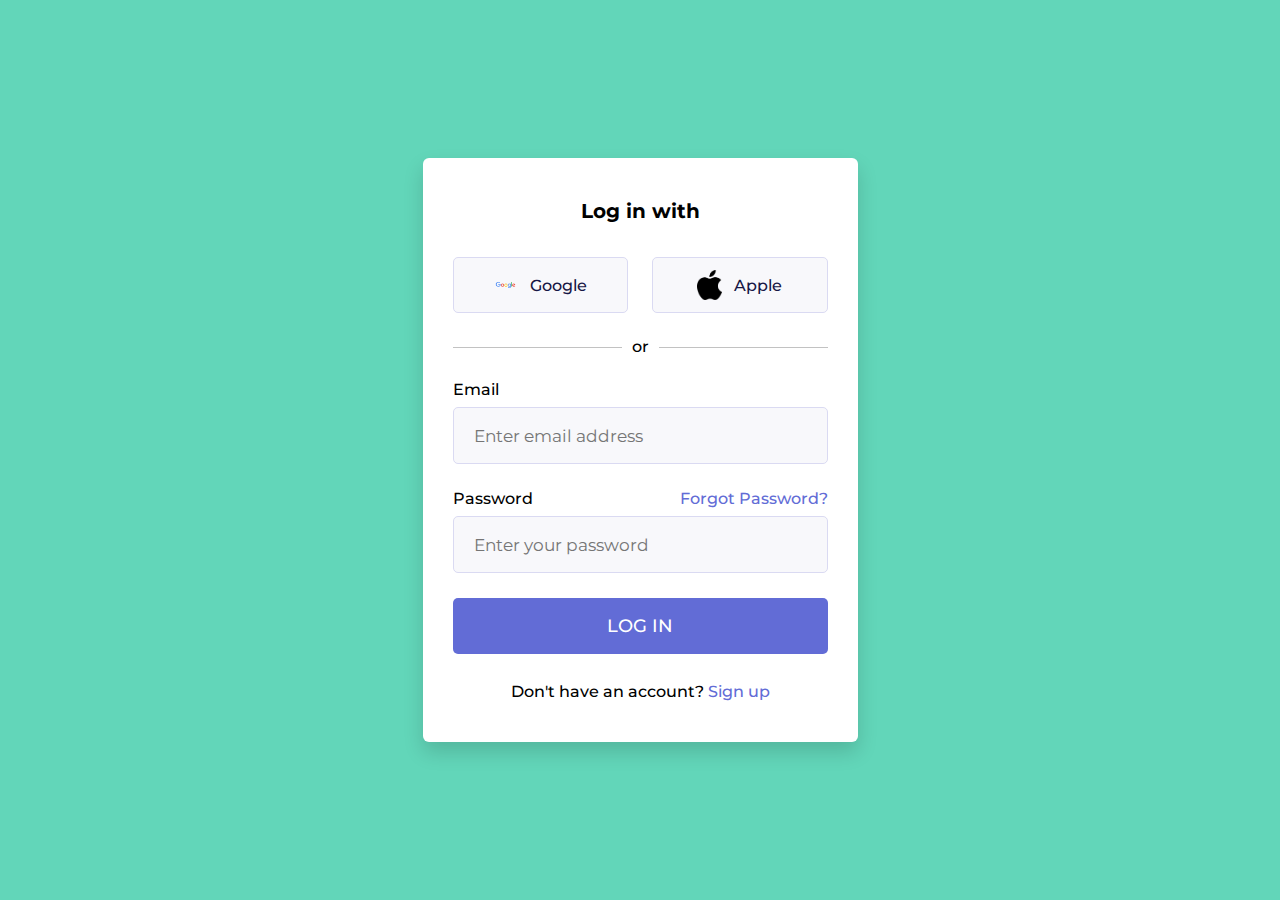
<file: home.html>
<!DOCTYPE html>

<html lang="en">
<head>
  <meta charset="UTF-8" />
  <meta name="viewport" content="width=device-width, initial-scale=1.0" />
  <title>Login Form in HTML and CSS | CodingNepal</title>
  <link rel="stylesheet" href="style.css" />
</head>
<body>
  <div class="login_form">
    <!-- Login form container -->
    <form action="#">
      <h3>Log in with</h3>

      <div class="login_option">
        <!-- Google button -->
        <div class="option">
          <a href="#">
            <img src="Google-Logo.wine.png" alt="Google" />
            <span>Google</span>
          </a>
        </div>

        <!-- Apple button -->
        <div class="option">
          <a href="#">
            <img src="Apple_logo_black.svg.png" alt="Apple" />
            <span>Apple</span>
          </a>
        </div>
      </div>

      <!-- Login option separator -->
      <p class="separator">
        <span>or</span>
      </p>

      <!-- Email input box -->
      <div class="input_box">
        <label for="email">Email</label>
        <input type="email" id="email" placeholder="Enter email address" required />
      </div>

      <!-- Paswwrod input box -->
      <div class="input_box">
        <div class="password_title">
          <label for="password">Password</label>
          <a href="#">Forgot Password?</a>
        </div>

        <input type="password" id="password" placeholder="Enter your password" required />
      </div>

       <!-- Login button -->
      <button type="submit">Log In</button>

      <p class="sign_up">Don't have an account? <a href="#">Sign up</a></p>
    </form>
  </div>
</body>
</html>
</file>
<file: style.css>
/* Google Fonts Link */
@import url('https://fonts.googleapis.com/css2?family=Montserrat:ital,wght@0,100..900;1,100..900&display=swap');

/* Resetting default styling and setting font-family */
* {
    margin: 0;
    padding: 0;
    box-sizing: border-box;
    font-family: "Montserrat", sans-serif;
}

body {
    width: 100%;
    min-height: 100vh;
    padding: 0 10px;
    display: flex;
    background: #62d6b9;
    justify-content: center;
    align-items: center;
}

/* Login form styling */
.login_form {
    width: 100%;
    max-width: 435px;
    background: #fff;
    border-radius: 6px;
    padding: 41px 30px;
    box-shadow: 0 10px 20px rgba(0, 0, 0, 0.15);
}

.login_form h3 {
    font-size: 20px;
    text-align: center;
}

/* Google & Apple button styling */

.login_form .login_option {
    display: flex;
    width: 100%;
    justify-content: space-between;
    align-items: center;
}

.login_form .login_option .option {
    width: calc(100% / 2 - 12px);
}

.login_form .login_option .option a {
    height: 56px;
    display: flex;
    justify-content: center;
    align-items: center;
    gap: 12px;
    background: #F8F8FB;
    border: 1px solid #DADAF2;
    border-radius: 5px;
    margin: 34px 0 24px 0;
    text-decoration: none;
    color: #171645;
    font-weight: 500;
    transition: 0.2s ease;
}

.login_form .login_option .option a:hover {
    background: #ededf5;
    border-color: #626cd6;
}

.login_form .login_option .option a img {
    max-width: 25px;
}

.login_form p {
    text-align: center;
    font-weight: 500;
}

.login_form .separator {
    position: relative;
    margin-bottom: 24px;
}

/* Login option separator styling */
.login_form .separator span {
    background: #fff;
    z-index: 1;
    padding: 0 10px;
    position: relative;
}

.login_form .separator::after {
    content: '';
    position: absolute;
    width: 100%;
    top: 50%;
    left: 0;
    height: 1px;
    background: #C2C2C2;
    display: block;
}

form .input_box label {
    display: block;
    font-weight: 500;
    margin-bottom: 8px;
}

/* Input field styling */
form .input_box input {
    width: 100%;
    height: 57px;
    border: 1px solid #DADAF2;
    border-radius: 5px;
    outline: none;
    background: #F8F8FB;
    font-size: 17px;
    padding: 0px 20px;
    margin-bottom: 25px;
    transition: 0.2s ease;
}

form .input_box input:focus {
    border-color: #626cd6;
}

form .input_box .password_title {
    display: flex;
    justify-content: space-between;
    text-align: center;
}

form .input_box {
    position: relative;
}

a {
    text-decoration: none;
    color: #626cd6;
    font-weight: 500;
}

a:hover {
    text-decoration: underline;
}

/* Login button styling */
form button {
    width: 100%;
    height: 56px;
    border-radius: 5px;
    border: none;
    outline: none;
    background: #626CD6;
    color: #fff;
    font-size: 18px;
    font-weight: 500;
    text-transform: uppercase;
    cursor: pointer;
    margin-bottom: 28px;
    transition: 0.3s ease;
}

form button:hover {
    background: #4954d0;
}
</file>
